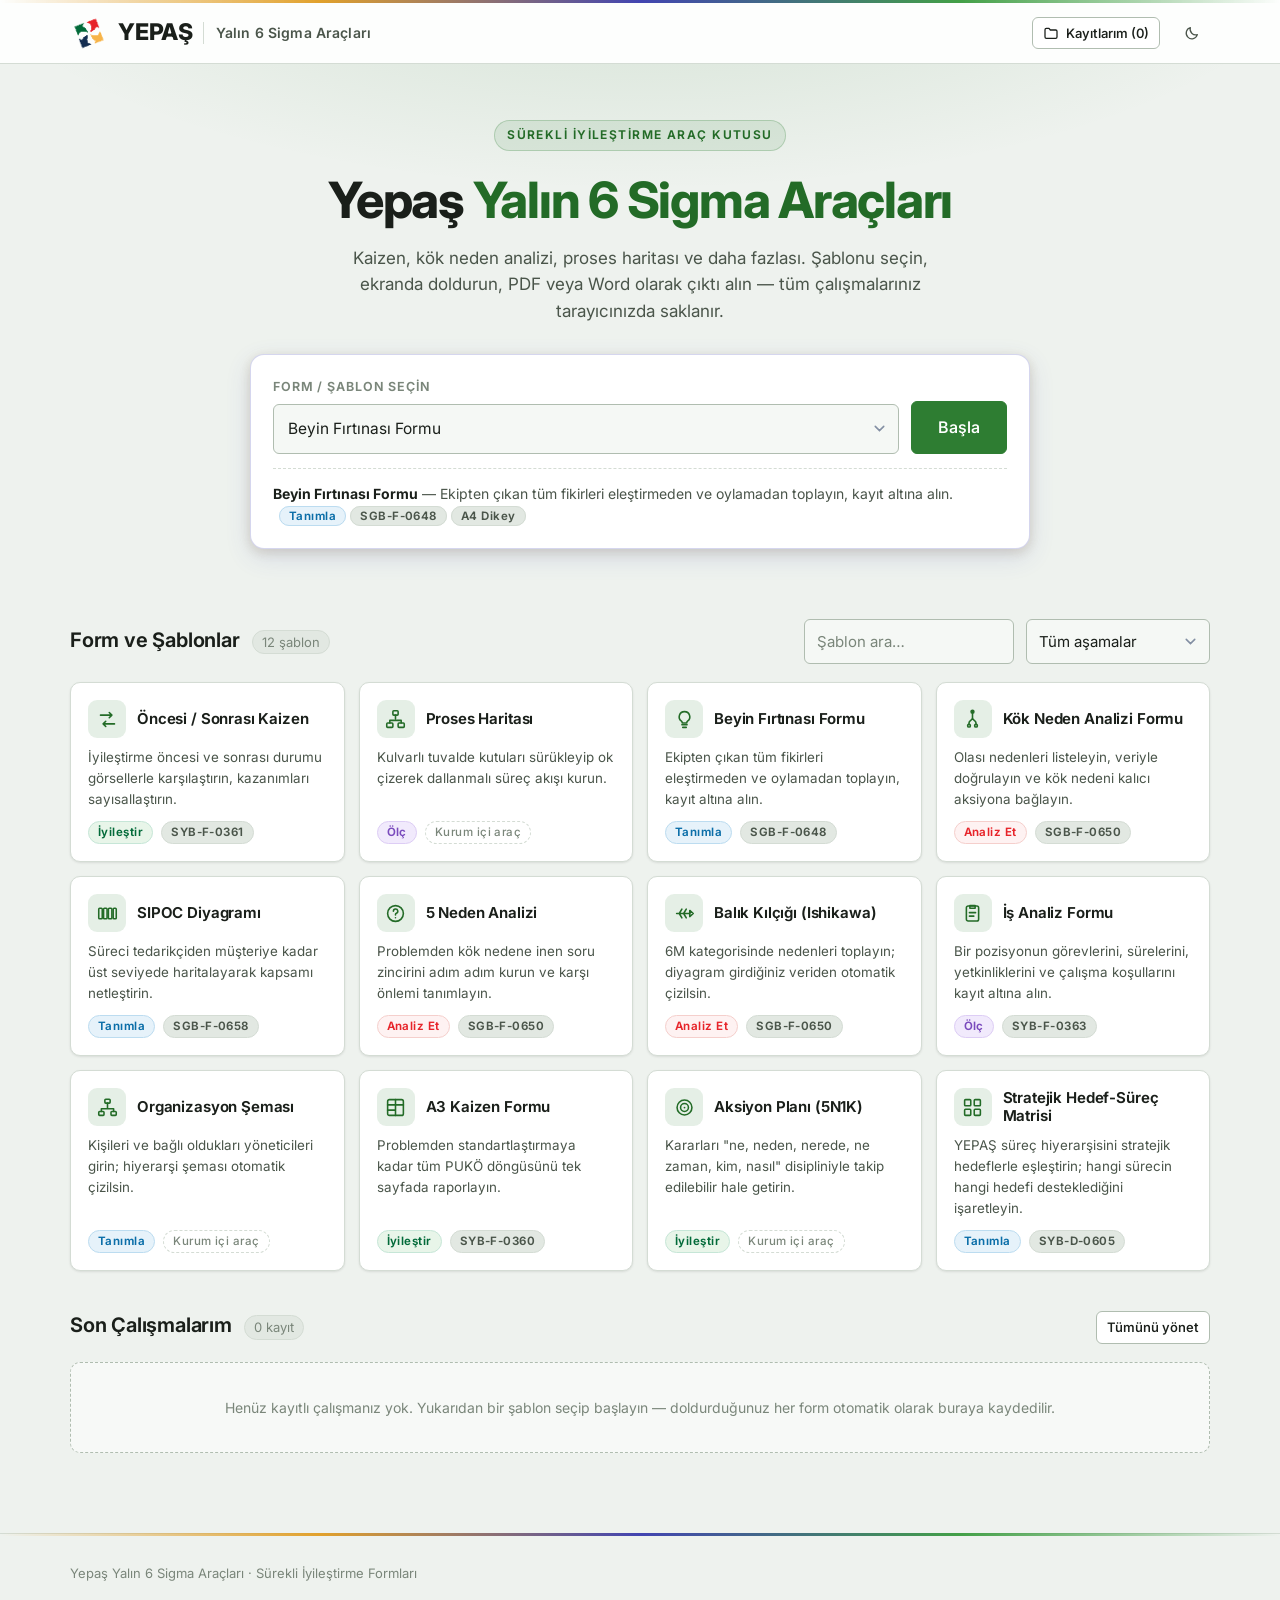
<file: index.html>
<!DOCTYPE html>
<html lang="tr">
<head>
<meta charset="utf-8">
<meta name="viewport" content="width=device-width, initial-scale=1">
<title>Yepaş Yalın 6 Sigma Araçları</title>
<meta name="description" content="Yepaş Yalın 6 Sigma Araçları — form ve şablon merkezi: kaizen, proses haritası, SIPOC, 5 neden, balık kılçığı, A3 ve daha fazlası. Doldur, PDF/Word çıktı al, tarayıcında sakla.">
<meta name="color-scheme" content="light dark">
<link rel="icon" type="image/png" sizes="32x32" href="assets/img/favicon-32.png">
<link rel="icon" href="assets/img/favicon.ico" sizes="any">
<link rel="apple-touch-icon" href="assets/img/apple-touch-icon.png">
<link rel="stylesheet" href="assets/css/main.css">
<link rel="stylesheet" href="assets/css/print.css">
<link rel="preconnect" href="https://fonts.googleapis.com">
<link rel="preconnect" href="https://fonts.gstatic.com" crossorigin>
<link href="https://fonts.googleapis.com/css2?family=Inter:wght@400;500;600;700;800&display=swap" rel="stylesheet">
</head>
<body>

<header class="topbar">
  <div class="wrap topbar-in">
    <a class="brand" href="index.html">
      <img class="brand-icon" id="brand-icon" alt="YEPAŞ">
      <strong class="brand-wordmark">YEPAŞ</strong>
      <span class="brand-name">Yalın 6 Sigma Araçları</span>
    </a>
    <div class="topbar-spacer"></div>
    <button class="btn btn-sm" id="btn-records" type="button"></button>
    <span id="theme-slot"></span>
  </div>
</header>

<main>
  <section class="hero">
    <div class="wrap">
      <span class="hero-eyebrow">Sürekli İyileştirme Araç Kutusu</span>
      <h1>Yepaş <span class="accent">Yalın 6 Sigma Araçları</span></h1>
      <p class="lede">
        Kaizen, kök neden analizi, proses haritası ve daha fazlası.
        Şablonu seçin, ekranda doldurun, PDF veya Word olarak çıktı alın —
        tüm çalışmalarınız tarayıcınızda saklanır.
      </p>

      <div class="picker">
        <div class="picker-row">
          <div class="picker-field">
            <label for="tpl-select">Form / Şablon Seçin</label>
            <select class="ctl ctl-lg" id="tpl-select"></select>
          </div>
          <button class="btn btn-primary btn-lg" id="btn-start" type="button">Başla</button>
        </div>
        <div class="picker-desc" id="picker-desc"></div>
      </div>
    </div>
  </section>

  <section class="section">
    <div class="wrap">
      <div class="section-head">
        <h2>Form ve Şablonlar</h2>
        <span class="count" id="tpl-count"></span>
        <div class="spacer"></div>
        <div class="searchbox">
          <label class="sr-only" for="tpl-search">Şablon ara</label>
          <input class="ctl" id="tpl-search" type="search" placeholder="Şablon ara…" autocomplete="off">
        </div>
        <label class="sr-only" for="phase-filter">DMAIC aşamasına göre filtrele</label>
        <select class="ctl" id="phase-filter" style="width:auto">
          <option value="">Tüm aşamalar</option>
        </select>
      </div>
      <div class="card-grid" id="tpl-grid"></div>
    </div>
  </section>

  <section class="section" style="padding-top:0">
    <div class="wrap">
      <div class="section-head">
        <h2>Son Çalışmalarım</h2>
        <span class="count" id="rec-count"></span>
        <div class="spacer"></div>
        <button class="btn btn-sm" id="btn-manage" type="button">Tümünü yönet</button>
      </div>
      <div id="rec-list"></div>
    </div>
  </section>
</main>

<footer class="footer">
  <div class="wrap footer-in">
    <span>Yepaş Yalın 6 Sigma Araçları · Sürekli İyileştirme Formları</span>
    <div class="topbar-spacer" style="flex:1"></div>
    <span id="usage-note"></span>
  </div>
</footer>

<div id="print-root"></div>

<script src="assets/js/templates.js"></script>
<script src="assets/js/core.js"></script>
<script src="assets/js/brand.js"></script>
<script src="assets/js/diagrams.js"></script>
<script src="assets/js/flowmap.js"></script>
<script src="assets/js/orgchart.js"></script>
<script src="assets/js/render.js"></script>
<script src="assets/js/printdoc.js"></script>
<script src="assets/js/export.js"></script>
<script src="assets/js/app.js"></script>
</body>
</html>
</file>
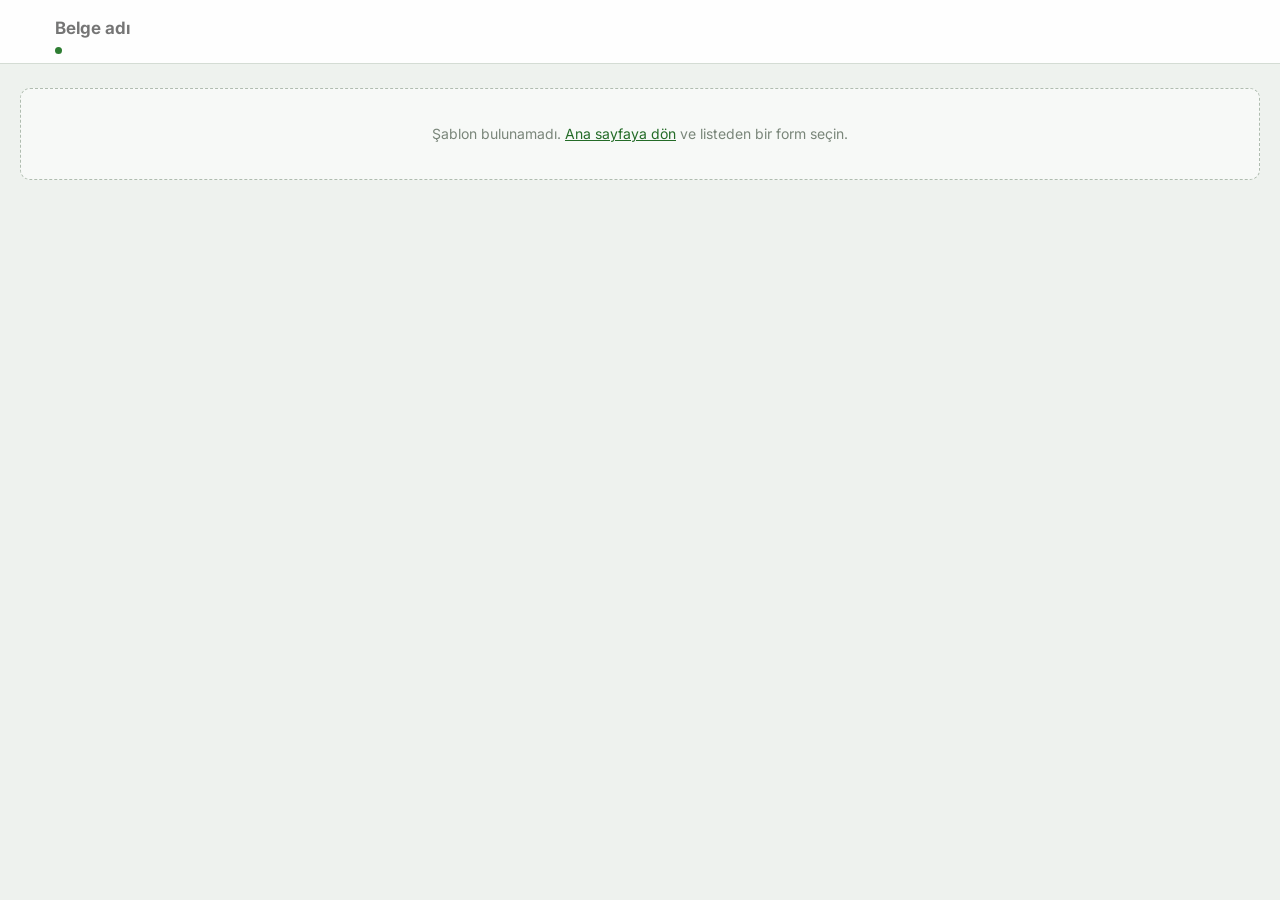
<file: form.html>
<!DOCTYPE html>
<html lang="tr">
<head>
<meta charset="utf-8">
<meta name="viewport" content="width=device-width, initial-scale=1">
<title>Form — Yepaş Yalın 6 Sigma Araçları</title>
<meta name="color-scheme" content="light dark">
<link rel="icon" type="image/png" sizes="32x32" href="assets/img/favicon-32.png">
<link rel="icon" href="assets/img/favicon.ico" sizes="any">
<link rel="apple-touch-icon" href="assets/img/apple-touch-icon.png">
<link rel="stylesheet" href="assets/css/main.css">
<link rel="stylesheet" href="assets/css/print.css">
<link rel="preconnect" href="https://fonts.googleapis.com">
<link rel="preconnect" href="https://fonts.gstatic.com" crossorigin>
<link href="https://fonts.googleapis.com/css2?family=Inter:wght@400;500;600;700;800&display=swap" rel="stylesheet">
</head>
<body>

<header class="form-toolbar">
  <div class="wrap-wide form-toolbar-in">
    <a class="btn btn-ghost btn-icon" href="index.html" title="Ana sayfa" aria-label="Ana sayfa"></a>
    <div class="doc-title-box">
      <label class="sr-only" for="doc-title">Belge adı</label>
      <input class="doc-title" id="doc-title" type="text" placeholder="Belge adı" autocomplete="off">
      <div class="doc-sub"><span class="savedot" id="savedot"></span><span id="save-text"></span></div>
    </div>
    <div class="toolbar-actions" id="toolbar-actions"></div>
  </div>
</header>

<main class="form-body">
  <div class="wrap-wide">
    <div id="form-root"></div>
    <p class="muted tiny" style="margin-top:18px" id="foot-note"></p>
  </div>
</main>

<div id="print-root"></div>

<script src="assets/js/templates.js"></script>
<script src="assets/js/core.js"></script>
<script src="assets/js/brand.js"></script>
<script src="assets/js/diagrams.js"></script>
<script src="assets/js/flowmap.js"></script>
<script src="assets/js/orgchart.js"></script>
<script src="assets/js/render.js"></script>
<script src="assets/js/printdoc.js"></script>
<script src="assets/js/export.js"></script>
<script src="assets/js/form.js"></script>
</body>
</html>
</file>
<file: assets/css/main.css>
/* ==========================================================================
   Yepas Lean 6 Sigma — temel stiller
   Renk paleti Dijital YEPAŞ portalı ve kurumsal form logosundan alınmıştır.
   ========================================================================== */

:root {
  /* --- Zemin --- */
  --bg:            #EEF2EE;
  --bg-elev:       #FFFFFF;
  --bg-sunken:     #E2E8E2;
  --bg-input:      #F5F8F5;

  /* --- Kenarlık --- */
  --border:        #D4DCD4;
  --border-strong: #B0BDB0;

  /* --- Metin --- */
  --text:          #1A1F1A;
  --text-soft:     #4A554A;
  --text-faint:    #7A867A;

  /* --- Kurumsal kimlik ---
     Logo: lacivert #142E51, yeşil #026A39, sarı #F7B449, kırmızı #E7242A.
     Birincil aksiyon rengi Dijital YEPAŞ portalıyla aynı yeşildir. */
  --brand:         #2E7D32;
  --brand-2:       #236B27;
  --brand-ink:     #FFFFFF;
  --brand-soft:    #E8F5E9;
  --navy:          #142E51;

  /* --- Vurgu --- */
  --accent:        #F7B449;
  --accent-soft:   #FEF3C7;

  /* --- Durum --- */
  --ok:            #2E7D32;
  --ok-soft:       #E8F5E9;
  --warn:          #B8860B;
  --danger:        #E7242A;
  --danger-soft:   #FEF2F2;
  --info:          #2563EB;
  --info-soft:     #EFF6FF;

  /* --- C, N, X sınıflandırması (SGB-F-0650) --- */
  --cnx-c:         #026A39;
  --cnx-n:         #F7B449;
  --cnx-x:         #E7242A;

  /* --- Efektler --- */
  --ring:          rgba(46, 125, 50, .28);
  --shadow-sm:     0 1px 3px rgba(0, 0, 0, .06), 0 1px 2px rgba(0, 0, 0, .04);
  --shadow-md:     0 4px 12px rgba(0, 0, 0, .07);
  --shadow-lg:     0 8px 30px rgba(0, 0, 0, .10);

  /* --- İmza aksan gradyanı (Dijital YEPAŞ portalı) ---
     Amber #E1A12C, indigo #4245B1, yeşil #43A047. Yalnızca dekoratif
     çizgiler / yumuşak zeminlerde kullanılır — fonksiyonel renkler
     (marka yeşili, uyarı, tehlike) değişmez. */
  --indigo:            #4245B1;
  --accent-line:       linear-gradient(90deg, transparent, #E1A12C, var(--indigo), #43A047, transparent);
  --accent-grad-soft:  linear-gradient(135deg, rgba(225, 161, 44, .13) 0%, rgba(66, 69, 177, .11) 45%, rgba(67, 160, 71, .13) 100%);
  --accent-border:     rgba(66, 69, 177, .22);
  --accent-glow:       0 8px 26px rgba(66, 69, 177, .14), 0 3px 12px rgba(225, 161, 44, .12);

  /* --- Ölçüler --- */
  --r-sm: 6px;
  --r-md: 10px;
  --r-lg: 14px;
  --maxw: 1180px;

  /* --- Tipografi --- */
  --font: "Inter", -apple-system, BlinkMacSystemFont, "Segoe UI", Roboto, Arial, sans-serif;
  --mono: "SFMono-Regular", Consolas, "Liberation Mono", Menlo, monospace;
}

html[data-theme="dark"] {
  --bg:            #131A13;
  --bg-elev:       #1E271E;
  --bg-sunken:     #1A231A;
  --bg-input:      #222D22;
  --border:        #2E3E2E;
  --border-strong: #3A4E3A;
  --text:          #E8EDE8;
  --text-soft:     #B0BDB0;
  --text-faint:    #7A8C7A;
  --brand:         #4CAF50;
  --brand-2:       #66BB6A;
  --brand-ink:     #0C1A0C;
  --brand-soft:    rgba(76, 175, 80, .12);
  --navy:          #8FB2E0;
  --accent:        #FBBF24;
  --accent-soft:   rgba(251, 191, 36, .12);
  --ok:            #4CAF50;
  --ok-soft:       rgba(76, 175, 80, .12);
  --warn:          #FBBF24;
  --danger:        #EF4444;
  --danger-soft:   rgba(239, 68, 68, .12);
  --info:          #60A5FA;
  --info-soft:     rgba(96, 165, 250, .12);
  --cnx-c:         #4CAF50;
  --cnx-n:         #FBBF24;
  --cnx-x:         #EF4444;
  --ring:          rgba(76, 175, 80, .35);
  --shadow-sm:     0 1px 3px rgba(0, 0, 0, .2);
  --shadow-md:     0 4px 12px rgba(0, 0, 0, .3);
  --shadow-lg:     0 8px 30px rgba(0, 0, 0, .4);

  --indigo:            #7A7DE0;
  --accent-line:       linear-gradient(90deg, transparent, #F0B94A, var(--indigo), #4CAF50, transparent);
  --accent-grad-soft:  linear-gradient(135deg, rgba(240, 185, 74, .14) 0%, rgba(122, 125, 224, .13) 45%, rgba(76, 175, 80, .14) 100%);
  --accent-border:     rgba(122, 125, 224, .30);
  --accent-glow:       0 8px 26px rgba(122, 125, 224, .22), 0 3px 12px rgba(240, 185, 74, .16);
}

* { box-sizing: border-box; }

html { -webkit-text-size-adjust: 100%; }

body {
  margin: 0;
  font-family: var(--font);
  font-size: 15px;
  line-height: 1.55;
  color: var(--text);
  background: var(--bg);
  -webkit-font-smoothing: antialiased;
}

h1, h2, h3, h4 { margin: 0; line-height: 1.25; font-weight: 650; letter-spacing: -.01em; }

a { color: var(--brand-2); }

button, input, select, textarea { font: inherit; color: inherit; }

/* ---------- Yerleşim ---------- */

.wrap { max-width: var(--maxw); margin: 0 auto; padding: 0 20px; }
.wrap-wide { max-width: 1420px; margin: 0 auto; padding: 0 20px; }

/* ---------- Üst çubuk ---------- */

.topbar {
  position: sticky; top: 0; z-index: 40;
  padding-top: 3px;
  background: color-mix(in srgb, var(--bg-elev) 88%, transparent);
  backdrop-filter: saturate(1.4) blur(10px);
  border-bottom: 1px solid var(--border);
}
.topbar-in {
  display: flex; align-items: center; gap: 14px;
  height: 60px;
}
.brand { display: flex; align-items: center; gap: 10px; text-decoration: none; color: inherit; }

/* Renkli simge + "YEPAŞ" metni — açık ve koyu temada aynı, tema rengine göre
   otomatik okunaklı (lacivert tam logo koyu zeminde okunaksız kalıyordu). */
.brand-icon { height: 38px; width: auto; flex: none; display: block; }
.brand-wordmark { font-size: 23px; font-weight: 800; color: var(--text); letter-spacing: -.01em; }

.brand-name {
  font-weight: 600; font-size: 14px; color: var(--text-soft);
  padding-left: 12px; border-left: 1px solid var(--border);
  letter-spacing: .01em;
}

/* Portaldaki üst aksan şeridi */
.topbar::before {
  content: ""; position: absolute; top: 0; left: 0; right: 0; height: 3px;
  background: var(--accent-line);
}
.topbar-spacer { flex: 1; }

/* ---------- Butonlar ---------- */

.btn {
  display: inline-flex; align-items: center; justify-content: center; gap: 7px;
  padding: 9px 15px;
  border: 1px solid var(--border-strong);
  background: var(--bg-elev);
  color: var(--text);
  border-radius: var(--r-sm);
  font-size: 14px; font-weight: 550;
  cursor: pointer;
  white-space: nowrap;
  transition: background .15s, border-color .15s, transform .05s;
}
.btn:hover { background: var(--bg-sunken); border-color: var(--text-faint); }
.btn:active { transform: translateY(1px); }
.btn:focus-visible { outline: 3px solid var(--ring); outline-offset: 1px; }
.btn[disabled] { opacity: .5; cursor: not-allowed; }

.btn-primary {
  background: var(--brand); border-color: var(--brand); color: var(--brand-ink);
}
.btn-primary:hover { background: var(--brand-2); border-color: var(--brand-2); box-shadow: var(--accent-glow); }

.btn-accent { background: var(--accent); border-color: var(--accent); color: #2a1a05; }
.btn-accent:hover { filter: brightness(1.06); background: var(--accent); }

.btn-ghost { background: transparent; border-color: transparent; color: var(--text-soft); }
.btn-ghost:hover { background: var(--bg-sunken); color: var(--text); }

.btn-danger { color: var(--danger); border-color: color-mix(in srgb, var(--danger) 40%, var(--border)); }
.btn-danger:hover { background: var(--danger-soft); }

.btn-sm { padding: 5px 10px; font-size: 13px; }
.btn-lg { padding: 13px 26px; font-size: 16px; }
.btn-icon { padding: 8px; width: 36px; height: 36px; }

.btn svg { width: 16px; height: 16px; flex: none; }

/* ---------- Hero ---------- */

.hero {
  padding: 56px 0 30px;
  background:
    radial-gradient(1000px 380px at 50% -140px, color-mix(in srgb, var(--brand) 16%, transparent), transparent 70%);
  text-align: center;
}
.hero-eyebrow {
  display: inline-flex; align-items: center; gap: 8px;
  font-size: 12px; font-weight: 650; letter-spacing: .12em; text-transform: uppercase;
  color: var(--brand-2);
  background: color-mix(in srgb, var(--brand) 10%, transparent);
  border: 1px solid color-mix(in srgb, var(--brand) 24%, transparent);
  padding: 5px 12px; border-radius: 999px;
  margin-bottom: 18px;
}
.hero h1 {
  font-size: clamp(30px, 5.2vw, 50px);
  font-weight: 760;
  letter-spacing: -.025em;
}
.hero h1 .accent { color: var(--brand-2); }
.hero p.lede {
  margin: 14px auto 0; max-width: 620px;
  font-size: 17px; color: var(--text-soft);
}

/* ---------- Seçim kartı ---------- */

.picker {
  margin: 30px auto 0;
  max-width: 780px;
  background: var(--bg-elev);
  border: 1px solid var(--accent-border);
  border-radius: var(--r-lg);
  box-shadow: var(--shadow-md), var(--accent-glow);
  padding: 22px;
  text-align: left;
}
.picker-row { display: flex; gap: 12px; align-items: flex-end; flex-wrap: wrap; }
.picker-field { flex: 1 1 340px; min-width: 0; }
.picker label {
  display: block; font-size: 12.5px; font-weight: 650;
  text-transform: uppercase; letter-spacing: .07em;
  color: var(--text-faint); margin-bottom: 7px;
}
.picker-desc {
  margin-top: 14px; padding-top: 14px;
  border-top: 1px dashed var(--border);
  font-size: 14px; color: var(--text-soft);
  min-height: 20px;
}
.picker-desc strong { color: var(--text); }

/* ---------- Form kontrolleri ---------- */

.ctl {
  width: 100%;
  padding: 10px 12px;
  border: 1px solid var(--border-strong);
  border-radius: var(--r-sm);
  background: var(--bg-input);
  color: var(--text);
  transition: border-color .15s, box-shadow .15s;
}
.ctl:focus { outline: none; border-color: var(--brand-2); box-shadow: 0 0 0 3px var(--ring); }
.ctl::placeholder { color: var(--text-faint); }
select.ctl {
  appearance: none;
  background-image: url("data:image/svg+xml,%3Csvg xmlns='http://www.w3.org/2000/svg' viewBox='0 0 24 24' fill='none' stroke='%23838fa3' stroke-width='2.2' stroke-linecap='round'%3E%3Cpath d='M6 9l6 6 6-6'/%3E%3C/svg%3E");
  background-repeat: no-repeat;
  background-position: right 10px center;
  background-size: 17px;
  padding-right: 34px;
  cursor: pointer;
}
select.ctl-lg, input.ctl-lg { padding: 12px 14px; font-size: 15.5px; }
textarea.ctl { resize: vertical; min-height: 76px; line-height: 1.5; }

/* ---------- Bölüm başlığı ---------- */

.section { padding: 40px 0; }
.section-head { display: flex; align-items: baseline; gap: 12px; margin-bottom: 18px; flex-wrap: wrap; }
.section-head h2 { font-size: 20px; }
.section-head .count {
  font-size: 13px; color: var(--text-faint);
  background: var(--bg-sunken); border: 1px solid var(--border);
  padding: 1px 9px; border-radius: 999px;
}
.section-head .spacer { flex: 1; }

/* ---------- Şablon kartları ---------- */

.card-grid {
  display: grid; gap: 14px;
  grid-template-columns: repeat(auto-fill, minmax(268px, 1fr));
}
.tcard {
  display: flex; flex-direction: column; gap: 9px;
  padding: 17px;
  background: var(--bg-elev);
  border: 1px solid var(--border);
  border-radius: var(--r-md);
  box-shadow: var(--shadow-sm);
  text-decoration: none; color: inherit;
  transition: border-color .15s, box-shadow .15s, transform .15s;
}
.tcard:hover {
  border-color: var(--brand-2);
  box-shadow: var(--shadow-md), var(--accent-glow);
  transform: translateY(-2px);
}
.tcard-top { display: flex; align-items: center; gap: 11px; }
.tcard-ico {
  width: 38px; height: 38px; flex: none;
  display: grid; place-items: center;
  border-radius: 9px;
  background: color-mix(in srgb, var(--brand) 12%, transparent);
  color: var(--brand-2);
}
.tcard-ico svg { width: 21px; height: 21px; }
.tcard h3 { font-size: 15px; }
.tcard p { margin: 0; font-size: 13.4px; color: var(--text-soft); flex: 1; }
.tcard-foot { display: flex; align-items: center; gap: 8px; margin-top: 2px; }

.searchbox { position: relative; }
.searchbox .ctl { width: 210px; padding-left: 12px; }
@media (max-width: 620px) { .searchbox .ctl { width: 100%; } }

.progress-chip {
  display: inline-flex; align-items: center; gap: 7px;
  font-size: 12px; color: var(--text-faint);
}
.progress-bar {
  width: 60px; height: 5px; border-radius: 3px;
  background: var(--bg-sunken); overflow: hidden; flex: none;
}
.progress-bar > i { display: block; height: 100%; background: var(--brand-2); transition: width .3s; }

.pill {
  font-size: 11.5px; font-weight: 650; letter-spacing: .04em;
  padding: 2px 9px; border-radius: 999px;
  border: 1px solid var(--border);
  background: var(--bg-sunken); color: var(--text-soft);
}
.pill-soft {
  background: transparent; border-style: dashed;
  color: var(--text-faint); font-weight: 500;
}
.pill-D { color: #0b6ea8; background: #e6f2fa; border-color: #bcdcf0; }
.pill-M { color: #7a4bbd; background: #f1eafc; border-color: #ddcdf5; }
.pill-A { color: #E7242A; background: var(--danger-soft); border-color: #f5cfcc; }
.pill-I { color: #026A39; background: var(--ok-soft); border-color: #c6e6d7; }
.pill-C { color: #8a5a00; background: var(--accent-soft); border-color: #f3ddba; }
html[data-theme="dark"] .pill-D { color: #7cc3ec; background: #10293a; border-color: #1d4359; }
html[data-theme="dark"] .pill-M { color: #c3a6f0; background: #241a38; border-color: #3b2c58; }
html[data-theme="dark"] .pill-A { color: #f0a29a; background: #331a18; border-color: #542925; }
html[data-theme="dark"] .pill-I { color: #6fd3a2; background: #11291f; border-color: #1e4534; }
html[data-theme="dark"] .pill-C { color: #eab765; background: #2f2412; border-color: #4d3a17; }

/* ---------- Kayıt listesi ---------- */

.rec-list { display: flex; flex-direction: column; gap: 8px; }
.rec {
  display: flex; align-items: center; gap: 13px;
  padding: 12px 15px;
  background: var(--bg-elev);
  border: 1px solid var(--border);
  border-radius: var(--r-md);
  transition: border-color .15s;
}
.rec:hover { border-color: var(--border-strong); }
.rec-ico {
  width: 32px; height: 32px; flex: none; display: grid; place-items: center;
  border-radius: 8px; background: var(--bg-sunken); color: var(--text-soft);
}
.rec-ico svg { width: 18px; height: 18px; }
.rec-main { flex: 1; min-width: 0; }
.rec-title {
  font-weight: 600; font-size: 14.5px;
  white-space: nowrap; overflow: hidden; text-overflow: ellipsis;
}
.rec-meta { font-size: 12.5px; color: var(--text-faint); }
.rec-actions { display: flex; gap: 6px; flex: none; }

.empty {
  padding: 34px 20px; text-align: center;
  border: 1px dashed var(--border-strong); border-radius: var(--r-md);
  color: var(--text-faint); font-size: 14px;
  background: color-mix(in srgb, var(--bg-elev) 55%, transparent);
}

/* ---------- Alt bilgi ---------- */

.footer {
  position: relative;
  margin-top: 40px; padding: 29px 0 40px;
  border-top: 1px solid var(--border);
  color: var(--text-faint); font-size: 13px;
}
.footer::before {
  content: ""; position: absolute; top: -1px; left: 0; right: 0; height: 3px;
  background: var(--accent-line);
}
.footer-in { display: flex; gap: 14px; align-items: center; flex-wrap: wrap; }

/* ==========================================================================
   Form sayfası
   ========================================================================== */

.form-toolbar {
  position: sticky; top: 0; z-index: 40;
  background: color-mix(in srgb, var(--bg-elev) 92%, transparent);
  backdrop-filter: saturate(1.4) blur(10px);
  border-bottom: 1px solid var(--border);
}
.form-toolbar-in {
  display: flex; align-items: center; gap: 10px;
  min-height: 62px; padding: 9px 0; flex-wrap: wrap;
}
.doc-title-box { flex: 1 1 240px; min-width: 0; }
.doc-title {
  width: 100%; border: 1px solid transparent; background: transparent;
  font-size: 17px; font-weight: 680; letter-spacing: -.01em;
  padding: 5px 8px; border-radius: var(--r-sm);
}
.doc-title:hover { border-color: var(--border); }
.doc-title:focus { outline: none; border-color: var(--brand-2); background: var(--bg-input); box-shadow: 0 0 0 3px var(--ring); }
.doc-sub { font-size: 12px; color: var(--text-faint); padding-left: 9px; display: flex; gap: 8px; align-items: center; }

.savedot { width: 7px; height: 7px; border-radius: 50%; background: var(--ok); flex: none; }
.savedot.pending { background: var(--warn); }
.savedot.err { background: var(--danger); }

.toolbar-actions { display: flex; gap: 8px; flex-wrap: wrap; }

.form-body { padding: 24px 0 60px; }

.fsection {
  background: var(--bg-elev);
  border: 1px solid var(--border);
  border-radius: var(--r-md);
  box-shadow: var(--shadow-sm);
  margin-bottom: 16px;
  overflow: hidden;
}
.fsection-head {
  display: flex; align-items: center; gap: 11px;
  padding: 13px 18px;
  background: var(--accent-grad-soft);
  border-bottom: 1px solid var(--border);
}
.fsection-num {
  width: 24px; height: 24px; flex: none; display: grid; place-items: center;
  border-radius: 6px; background: var(--brand); color: var(--brand-ink);
  font-size: 12.5px; font-weight: 700;
}
.fsection-head h2 { font-size: 15.5px; flex: 1; }
.fsection-body { padding: 18px; }
.fsection-hint {
  margin: -6px 0 14px; font-size: 13px; color: var(--text-soft);
  background: var(--accent-soft); border-left: 3px solid var(--accent);
  padding: 9px 12px; border-radius: 0 var(--r-sm) var(--r-sm) 0;
}
html[data-theme="dark"] .fsection-hint { color: var(--text-soft); }

.fgrid { display: grid; grid-template-columns: repeat(12, 1fr); gap: 14px; }
.f-full  { grid-column: span 12; }
.f-half  { grid-column: span 6; }
.f-third { grid-column: span 4; }
.f-two-thirds { grid-column: span 8; }
.f-quarter { grid-column: span 3; }
@media (max-width: 760px) {
  .f-half, .f-third, .f-two-thirds, .f-quarter { grid-column: span 12; }
}

.field > label, .field-label {
  display: block; font-size: 12.5px; font-weight: 650;
  color: var(--text-soft); margin-bottom: 6px;
}
.field-req { color: var(--danger); }
.field-help { font-size: 12px; color: var(--text-faint); margin-top: 5px; }

/* ---------- Düzenlenebilir tablo ---------- */

.tbl-wrap {
  border: 1px solid var(--border); border-radius: var(--r-sm);
  overflow-x: auto; background: var(--bg-input);
}
table.etbl { width: 100%; border-collapse: collapse; min-width: 560px; }
table.etbl th {
  text-align: left; font-size: 12px; font-weight: 650;
  text-transform: uppercase; letter-spacing: .05em;
  color: var(--text-soft);
  background: var(--bg-sunken);
  padding: 8px 10px;
  border-bottom: 1px solid var(--border);
  white-space: nowrap;
}
table.etbl td { padding: 0; border-bottom: 1px solid var(--border); vertical-align: top; }
table.etbl tr:last-child td { border-bottom: none; }
table.etbl td input, table.etbl td textarea, table.etbl td select {
  width: 100%; border: none; background: transparent; padding: 9px 10px;
  border-radius: 0; font-size: 14px;
}
table.etbl td textarea { resize: vertical; min-height: 38px; line-height: 1.45; }
table.etbl td input:focus, table.etbl td textarea:focus, table.etbl td select:focus {
  outline: 2px solid var(--brand-2); outline-offset: -2px;
  background: color-mix(in srgb, var(--brand) 5%, var(--bg-input));
}
table.etbl td.rowno {
  width: 34px; text-align: center; padding: 9px 4px;
  color: var(--text-faint); font-size: 12.5px; background: var(--bg-sunken);
}
table.etbl td.rowact { width: 38px; text-align: center; padding: 4px; background: var(--bg-sunken); }
.rowdel {
  border: none; background: transparent; color: var(--text-faint);
  cursor: pointer; padding: 5px; border-radius: 5px; line-height: 0;
}
.rowdel:hover { background: var(--danger-soft); color: var(--danger); }
.rowdel svg { width: 15px; height: 15px; }
.tbl-actions { display: flex; gap: 8px; margin-top: 9px; align-items: center; flex-wrap: wrap; }

/* ---------- Stratejik Hedef-Süreç Matrisi ---------- */

.sm-wrap { max-height: 72vh; overflow: auto; }
table.sm-tbl { min-width: 900px; }
table.sm-tbl th { position: sticky; top: 0; z-index: 2; vertical-align: bottom; white-space: normal; }
table.sm-tbl td.sm-grup, table.sm-tbl td.sm-ust, table.sm-tbl td.sm-alt {
  padding: 7px 10px; font-size: 13px; vertical-align: middle;
  border-right: 1px solid var(--border); background: var(--bg-elev);
}
table.sm-tbl td.sm-grup { font-weight: 700; background: var(--bg-sunken); position: sticky; left: 0; z-index: 1; }
table.sm-tbl td.sm-ust { font-weight: 600; color: var(--text-soft); }
.sm-colhead-top { display: flex; align-items: center; gap: 4px; }
.sm-persp {
  flex: none; width: 22px; height: 22px; border-radius: 5px; border: none;
  color: #fff; font-size: 11px; font-weight: 700; cursor: pointer;
}
.sm-code { width: 84px; min-width: 0; text-transform: none; letter-spacing: 0; font-weight: 600; }
table.sm-tbl td.sm-mark { text-align: center; padding: 7px 4px; }
table.sm-tbl td.sm-mark input { width: 17px; height: 17px; cursor: pointer; }

/* ---------- Öncesi / Sonrası ---------- */

.pairgrid { display: grid; grid-template-columns: 1fr 1fr; gap: 16px; }
@media (max-width: 760px) { .pairgrid { grid-template-columns: 1fr; } }
.pairbox { border: 1px solid var(--border); border-radius: var(--r-md); overflow: hidden; }
.pairbox-head {
  padding: 8px 13px; font-weight: 680; font-size: 13.5px;
  display: flex; align-items: center; gap: 8px;
}
.pairbox.before .pairbox-head { background: var(--danger-soft); color: var(--danger); }
.pairbox.after  .pairbox-head { background: var(--ok-soft); color: var(--ok); }
.pairbox-body { padding: 13px; }
.dropzone {
  position: relative;
  border: 2px dashed var(--border-strong); border-radius: var(--r-sm);
  min-height: 168px;
  display: grid; place-items: center;
  text-align: center; color: var(--text-faint); font-size: 13px;
  cursor: pointer; padding: 14px;
  background: var(--bg-sunken);
  transition: border-color .15s, background .15s;
}
.dropzone:hover, .dropzone.dragover { border-color: var(--brand-2); background: color-mix(in srgb, var(--brand) 7%, var(--bg-sunken)); color: var(--brand-2); }
.dropzone img { max-width: 100%; max-height: 260px; border-radius: 4px; display: block; }
.dropzone input[type=file] { display: none; }
.dropzone svg { width: 26px; height: 26px; display: block; margin: 0 auto 7px; }
.img-tools { display: flex; gap: 7px; margin-top: 8px; }

/* ---------- 5 Neden zinciri ---------- */

.whychain { display: flex; flex-direction: column; gap: 0; }
.whyrow { display: flex; gap: 13px; align-items: flex-start; padding-bottom: 14px; position: relative; }
.whyrow:not(:last-child)::before {
  content: ""; position: absolute; left: 17px; top: 38px; bottom: 0;
  width: 2px; background: var(--border-strong);
}
.whybadge {
  width: 36px; height: 36px; flex: none; display: grid; place-items: center;
  border-radius: 50%; font-weight: 700; font-size: 13px;
  background: var(--brand); color: var(--brand-ink);
  border: 3px solid var(--bg-elev);
  position: relative; z-index: 1;
}
.whyrow.root .whybadge { background: var(--danger); }
.whybody { flex: 1; min-width: 0; }
.whybody .field-label { margin-bottom: 4px; }

/* ---------- Balık kılçığı girişleri ---------- */

.fishgrid { display: grid; grid-template-columns: repeat(3, 1fr); gap: 13px; }
@media (max-width: 980px) { .fishgrid { grid-template-columns: repeat(2, 1fr); } }
@media (max-width: 620px) { .fishgrid { grid-template-columns: 1fr; } }
.fishcat { border: 1px solid var(--border); border-radius: var(--r-sm); overflow: hidden; }
.fishcat-head {
  padding: 7px 11px; font-size: 13px; font-weight: 680;
  background: var(--bg-sunken); border-bottom: 1px solid var(--border);
  display: flex; align-items: center; gap: 7px;
}
.fishcat-dot { width: 9px; height: 9px; border-radius: 50%; flex: none; }
.fishcat-body { padding: 9px; display: flex; flex-direction: column; gap: 6px; }
.causerow { display: flex; gap: 5px; align-items: center; }
.causerow input { flex: 1; padding: 7px 9px; font-size: 13.5px; }

/* ---------- CNX ---------- */

.cnx-legend {
  display: flex; flex-wrap: wrap; gap: 8px 18px; align-items: center;
  font-size: 13px; color: var(--text-soft);
}
.cnx-legend-title {
  font-size: 12px; font-weight: 700; letter-spacing: .06em; text-transform: uppercase;
  color: var(--text-faint);
}
.cnx-item { display: inline-flex; align-items: center; gap: 7px; }
.cnx-item b {
  width: 19px; height: 19px; flex: none;
  display: inline-grid; place-items: center;
  border-radius: 50%; color: #fff; font-size: 11.5px; font-weight: 700;
}
.cnx-item strong { color: var(--text); }

.cnx-pick { display: inline-flex; gap: 3px; flex: none; }
.cnx-btn {
  width: 25px; height: 25px; flex: none;
  border: 1px solid var(--border-strong);
  background: var(--bg-elev);
  color: var(--text-faint);
  border-radius: 50%;
  font-size: 11.5px; font-weight: 700; line-height: 1;
  cursor: pointer; padding: 0;
  transition: background .12s, color .12s, border-color .12s;
}
.cnx-btn:hover { border-color: var(--cnx); color: var(--cnx); }
.cnx-btn.is-on {
  background: var(--cnx); border-color: var(--cnx); color: #fff;
}
.cnx-btn:focus-visible { outline: 2px solid var(--ring); outline-offset: 1px; }
.cnx-pick.compact .cnx-btn { width: 22px; height: 22px; font-size: 10.5px; }

table.etbl td.cnxcell { padding: 5px 8px; white-space: nowrap; background: var(--bg-sunken); }
table.etbl td input.calc {
  background: var(--bg-sunken); color: var(--text-soft); font-weight: 600; cursor: default;
}

.why-ev { margin-top: 6px; font-size: 13.5px; }
.why-root-head { display: flex; align-items: center; gap: 10px; margin: 18px 0 6px; flex-wrap: wrap; }

/* ---------- Proses haritası editörü ---------- */

.fm-editor { display: flex; flex-direction: column; gap: 10px; }

.fm-toolbar {
  display: flex; align-items: center; gap: 10px; flex-wrap: wrap;
  padding: 10px 12px;
  background: var(--bg-sunken); border: 1px solid var(--border); border-radius: var(--r-sm);
}
.fm-add { display: flex; align-items: center; gap: 6px; flex-wrap: wrap; }
.fm-add-label {
  font-size: 12px; font-weight: 700; letter-spacing: .05em; text-transform: uppercase;
  color: var(--text-faint); margin-right: 2px;
}
.fm-chip {
  display: inline-flex; align-items: center; gap: 6px;
  padding: 5px 10px 5px 7px;
  border: 1px solid var(--border-strong); border-radius: 999px;
  background: var(--bg-elev); color: var(--text-soft);
  font-size: 12.5px; font-weight: 550; cursor: pointer;
  transition: border-color .15s, color .15s, background .15s;
}
.fm-chip:hover { border-color: var(--brand-2); color: var(--brand-2); background: var(--bg-elev); }
.fm-chip-ico { display: inline-flex; color: inherit; }

.fm-toolbar2 { display: flex; align-items: center; gap: 8px; flex-wrap: wrap; }
.fm-zoom { font-size: 12.5px; color: var(--text-soft); min-width: 44px; text-align: center; }

.fm-hint {
  font-size: 12.8px; color: var(--text-soft); line-height: 1.5;
  background: var(--accent-soft); border-left: 3px solid var(--accent);
  padding: 9px 12px; border-radius: 0 var(--r-sm) var(--r-sm) 0;
}
.fm-hint strong { color: var(--text); }

.fm-stage {
  border: 1px solid var(--border-strong); border-radius: var(--r-sm);
  background: var(--bg-sunken);
  overflow: auto; max-height: 74vh;
  position: relative;
}
.fm-stage .fm-svg { box-shadow: 0 1px 3px rgba(16, 30, 54, .12); }
.fm-stage:focus { outline: 2px solid var(--ring); outline-offset: -2px; }
.fm-svg { display: block; touch-action: none; user-select: none; }

.fm-node { cursor: grab; }
.fm-node:active { cursor: grabbing; }
.fm-node.is-target > :first-child { stroke: #026A39 !important; stroke-width: 3 !important; }
.fm-port {
  fill: #ffffff; stroke: #2E7D32; stroke-width: 1.6;
  opacity: 0; cursor: crosshair; transition: opacity .12s;
}
.fm-node:hover .fm-port, .fm-node.is-sel .fm-port { opacity: 1; }
.fm-edge-hit { cursor: pointer; }
.fm-lane-head { cursor: pointer; }
.fm-lane-resize { cursor: ns-resize; }

.fm-lanes-panel, .fm-props {
  border: 1px solid var(--border); border-radius: var(--r-sm);
  background: var(--bg-elev); padding: 12px;
}
.fm-panel-title {
  font-size: 12px; font-weight: 700; letter-spacing: .06em; text-transform: uppercase;
  color: var(--text-faint); margin-bottom: 9px;
}
.fm-lane-rows { display: flex; flex-direction: column; gap: 7px; }
.fm-lane-row {
  display: flex; align-items: center; gap: 7px;
  padding: 5px; border-radius: var(--r-sm);
}
.fm-lane-row.is-sel { background: color-mix(in srgb, var(--brand) 10%, transparent); }
.fm-lane-n {
  width: 22px; height: 22px; flex: none; display: grid; place-items: center;
  border-radius: 5px; background: var(--brand); color: var(--brand-ink);
  font-size: 11.5px; font-weight: 700;
}
.fm-lane-row .rowdel[disabled] { opacity: .3; cursor: not-allowed; }
.fm-lane-row-head { padding: 0 5px; }
.fm-lane-row-head .fm-lane-h-lab { width: 74px; flex: none; text-align: center; }
.fm-lane-h { width: 74px; flex: none; text-align: center; padding: 6px 4px; }

.fm-props-empty { font-size: 13.5px; color: var(--text-faint); padding: 6px 2px; }
.fm-props-path { font-size: 13px; color: var(--text-soft); margin-bottom: 10px; }
.fm-props-grid {
  display: grid; gap: 12px;
  grid-template-columns: repeat(auto-fit, minmax(190px, 1fr));
}
.fm-field { min-width: 0; }
.fm-field .field-label { margin-bottom: 5px; }
.fm-quick { display: flex; gap: 5px; margin-top: 7px; flex-wrap: wrap; }
.fm-props-actions { display: flex; gap: 8px; margin-top: 14px; flex-wrap: wrap; }
.fm-metrics { font-size: 13px; }

/* ---------- SIPOC ---------- */

.sipoc-grid { display: grid; grid-template-columns: repeat(5, 1fr); gap: 10px; }
@media (max-width: 980px) { .sipoc-grid { grid-template-columns: repeat(2, 1fr); } }
@media (max-width: 560px) { .sipoc-grid { grid-template-columns: 1fr; } }
.sipoc-col { border: 1px solid var(--border); border-radius: var(--r-sm); overflow: hidden; display: flex; flex-direction: column; }
.sipoc-head {
  padding: 9px 10px; text-align: center;
  background: var(--brand); color: var(--brand-ink);
}
.sipoc-letter { font-size: 20px; font-weight: 780; line-height: 1; }
.sipoc-word { font-size: 11.5px; opacity: .85; letter-spacing: .04em; }
.sipoc-body { padding: 9px; display: flex; flex-direction: column; gap: 6px; flex: 1; }

/* ---------- Organizasyon şeması editörü ---------- */

.oc-node { cursor: grab; }
.oc-node:active { cursor: grabbing; }

/* ---------- Diyagram önizleme ---------- */

.diagram-preview {
  margin-top: 14px;
  border: 1px solid var(--border); border-radius: var(--r-sm);
  background: #ffffff;
  padding: 10px; overflow-x: auto;
}
html[data-theme="dark"] .diagram-preview { background: #f7f9fb; }
.diagram-preview svg { display: block; margin: 0 auto; max-width: 100%; height: auto; }
.diagram-label {
  font-size: 12px; font-weight: 650; text-transform: uppercase; letter-spacing: .06em;
  color: var(--text-faint); margin: 16px 0 0;
}

/* ---------- A3 düzeni ---------- */

.a3-grid { display: grid; grid-template-columns: 1fr 1fr; gap: 14px; }
@media (max-width: 900px) { .a3-grid { grid-template-columns: 1fr; } }
.a3-box { border: 1px solid var(--border-strong); border-radius: var(--r-sm); overflow: hidden; }
.a3-box-head {
  padding: 7px 11px; font-size: 13px; font-weight: 680;
  background: var(--brand); color: var(--brand-ink);
  display: flex; gap: 8px; align-items: center;
}
.a3-box-n {
  width: 19px; height: 19px; display: grid; place-items: center; border-radius: 4px;
  background: rgba(255,255,255,.22); font-size: 11.5px; font-weight: 700;
}
.a3-box-body { padding: 11px; }

/* ---------- Modal ---------- */

.modal-back {
  position: fixed; inset: 0; z-index: 90;
  background: rgba(10, 16, 26, .55);
  display: grid; place-items: center;
  padding: 20px;
  overflow-y: auto;
}
.modal {
  background: var(--bg-elev);
  border-radius: var(--r-lg);
  box-shadow: var(--shadow-lg);
  width: 100%; max-width: 560px;
  max-height: 90vh; display: flex; flex-direction: column;
  overflow: hidden;
}
.modal-lg { max-width: 1120px; }
.modal-head {
  display: flex; align-items: center; gap: 12px;
  padding: 15px 20px; border-bottom: 1px solid var(--border);
}
.modal-head h3 { font-size: 16px; flex: 1; }
.modal-body { padding: 20px; overflow-y: auto; flex: 1; }
.modal-body.flat { padding: 0; background: var(--bg-sunken); }
.modal-foot {
  display: flex; gap: 9px; justify-content: flex-end;
  padding: 14px 20px; border-top: 1px solid var(--border);
  flex-wrap: wrap;
}
.modal-foot .spacer { flex: 1; }

/* ---------- Bildirim ---------- */

.toaster {
  position: fixed; bottom: 20px; left: 50%; transform: translateX(-50%);
  z-index: 120; display: flex; flex-direction: column; gap: 8px; align-items: center;
  pointer-events: none;
}
.toast {
  background: #17212f; color: #f0f4f9;
  padding: 10px 17px; border-radius: 999px;
  font-size: 13.5px; font-weight: 550;
  box-shadow: var(--shadow-lg);
  display: flex; align-items: center; gap: 9px;
  animation: toastin .22s ease-out;
}
.toast.ok  { background: #14603f; }
.toast.err { background: #8c1d18; }
.toast svg { width: 15px; height: 15px; }
@keyframes toastin { from { opacity: 0; transform: translateY(10px); } }

/* ---------- Yardımcılar ---------- */

.muted { color: var(--text-soft); }
.tiny { font-size: 12.5px; }
.sr-only {
  position: absolute; width: 1px; height: 1px; padding: 0; margin: -1px;
  overflow: hidden; clip: rect(0 0 0 0); white-space: nowrap; border: 0;
}
.stack { display: flex; flex-direction: column; gap: 14px; }
.row { display: flex; gap: 9px; align-items: center; flex-wrap: wrap; }
.notice {
  padding: 11px 14px; border-radius: var(--r-sm); font-size: 13.5px;
  background: var(--bg-sunken); border: 1px solid var(--border); color: var(--text-soft);
}
.kbd {
  font-family: var(--mono); font-size: 11.5px;
  border: 1px solid var(--border-strong); border-bottom-width: 2px;
  border-radius: 4px; padding: 1px 5px; background: var(--bg-sunken);
}

/* ---------- Çoklu işaret kutusu ---------- */

.checks {
  display: grid; gap: 8px 18px;
  grid-template-columns: repeat(auto-fill, minmax(220px, 1fr));
}
.check {
  display: flex; align-items: center; gap: 9px;
  padding: 7px 10px;
  border: 1px solid var(--border);
  border-radius: var(--r-sm);
  background: var(--bg-input);
  font-size: 14px; cursor: pointer;
  transition: border-color .15s, background .15s;
}
.check:hover { border-color: var(--border-strong); }
.check input { width: 16px; height: 16px; accent-color: var(--brand); flex: none; cursor: pointer; }
.check:has(input:checked) {
  border-color: var(--brand);
  background: var(--brand-soft);
  font-weight: 550;
}
</file>
<file: assets/css/print.css>
/* ==========================================================================
   Yepas Lean 6 Sigma — çıktı (PDF / yazdırma / Word) belge stilleri
   .pdoc ağacı hem ekran önizlemesinde hem de yazdırmada kullanılır.
   ========================================================================== */

#print-root { display: none; }

/* ---------- Belge gövdesi ---------- */

.pdoc {
  --p-ink:    #16202e;
  --p-soft:   #55637a;
  --p-line:   #b9c3d1;
  --p-line-2: #dde3ea;
  --p-band:   #142E51;
  --p-band-ink: #ffffff;
  --p-zebra:  #f4f7fa;
  --p-accent: #F7B449;

  width: 190mm;
  min-height: 277mm;
  margin: 0 auto;
  padding: 0;
  background: #ffffff;
  color: var(--p-ink);
  font-family: "Segoe UI", Roboto, "Helvetica Neue", Arial, sans-serif;
  font-size: 10pt;
  line-height: 1.42;
  box-sizing: border-box;
}
.pdoc.landscape { width: 277mm; min-height: 190mm; }
.pdoc * { box-sizing: border-box; }

/* Ekran önizlemesi: kağıt görünümü */
.pdoc-stage {
  padding: 24px;
  background: #6b7583;
  display: flex; flex-direction: column; align-items: center; gap: 20px;
}
.pdoc-stage .pdoc {
  padding: 14mm;
  box-shadow: 0 6px 28px rgba(0, 0, 0, .35);
  width: 210mm;
  min-height: 297mm;
}
.pdoc-stage .pdoc.landscape { width: 297mm; min-height: 210mm; }

/* ---------- Resmî YEPAŞ başlık tablosu ---------- */
/* Kurumsal formların üst künye tablosuyla aynı düzen: logo | ad | künye. */

.p-official {
  width: 100%;
  border-collapse: collapse;
  table-layout: fixed;
  margin-bottom: 4mm;
}
.p-official > tbody > tr > td { border: .8pt solid var(--p-ink); vertical-align: middle; }

.p-official .po-logo { width: 42mm; padding: 2mm 3mm; text-align: center; }
.p-official .po-logo img { width: 100%; max-width: 36mm; height: auto; display: block; margin: 0 auto; }
.p-official .po-logo b { font-size: 14pt; font-weight: 800; color: #142E51; }

.p-official .po-title { padding: 2mm 4mm; text-align: center; }
.p-official .po-title .t1 {
  font-size: 12pt; font-weight: 700; line-height: 1.25; color: var(--p-ink);
}
.p-official .po-title .t2 { font-size: 8.4pt; color: var(--p-soft); margin-top: .8mm; }

.p-official .po-meta { width: 62mm; padding: 0; }
.p-official .po-meta table { width: 100%; border-collapse: collapse; }
.p-official .po-meta th,
.p-official .po-meta td {
  border: .5pt solid var(--p-line);
  padding: .9mm 2mm;
  font-size: 7.2pt;
  line-height: 1.25;
}
.p-official .po-meta th {
  text-align: left; font-weight: 600; color: var(--p-soft);
  background: #f2f5f2; width: 55%;
}
.p-official .po-meta td { text-align: left; font-weight: 700; color: var(--p-ink); }

.p-unofficial {
  margin: -2mm 0 4mm; padding: 1.4mm 3mm;
  border: .5pt dashed var(--p-line);
  font-size: 7.2pt; color: var(--p-soft);
}

/* ---------- Künye tablosu ---------- */

table.p-meta {
  width: 100%; border-collapse: collapse; margin-bottom: 4mm;
  font-size: 8.8pt;
}
table.p-meta td { border: .6pt solid var(--p-line); padding: 1.6mm 2.4mm; vertical-align: top; }
table.p-meta td.k {
  background: var(--p-zebra); font-weight: 650; color: var(--p-soft);
  width: 1%; white-space: nowrap;
}

/* ---------- Bölümler ---------- */

.p-sec { margin-bottom: 4mm; break-inside: avoid; }
.p-sec-title {
  font-size: 9.4pt; font-weight: 700;
  background: var(--p-band); color: var(--p-band-ink);
  padding: 1.4mm 2.6mm;
  display: flex; align-items: center; gap: 2mm;
}
.p-sec-title .n {
  display: inline-grid; place-items: center;
  width: 4.6mm; height: 4.6mm; border-radius: 1mm;
  background: rgba(255, 255, 255, .24); font-size: 7.4pt;
}
.p-sec-box { border: .6pt solid var(--p-line); border-top: none; padding: 2.6mm; }

.p-field { margin-bottom: 2.6mm; }
.p-field:last-child { margin-bottom: 0; }
.p-field .lab {
  font-size: 7.6pt; font-weight: 700; text-transform: uppercase; letter-spacing: .05em;
  color: var(--p-soft); margin-bottom: .8mm;
}
.p-field .val {
  font-size: 9.2pt; white-space: pre-wrap; word-break: break-word;
  min-height: 4mm;
  border-bottom: .5pt dotted var(--p-line-2); padding-bottom: 1mm;
}
.p-field .val.empty { color: #a7b0bd; }
.p-cols { display: flex; gap: 4mm; flex-wrap: wrap; }
.p-cols > * { flex: 1 1 0; min-width: 40mm; }

/* ---------- Veri tabloları ---------- */

table.p-tbl {
  width: 100%; border-collapse: collapse; font-size: 8.6pt;
  margin: 0; table-layout: fixed;
}
table.p-tbl th {
  background: var(--p-band); color: var(--p-band-ink);
  border: .6pt solid var(--p-band);
  padding: 1.5mm 2mm; text-align: left; font-weight: 650; font-size: 8pt;
}
table.p-tbl td {
  border: .6pt solid var(--p-line);
  padding: 1.5mm 2mm; vertical-align: top;
  white-space: pre-wrap;
  overflow-wrap: break-word; word-break: normal;
}
table.p-tbl tbody tr:nth-child(even) td { background: var(--p-zebra); }
table.p-tbl td.n { text-align: center; color: var(--p-soft); }
table.p-tbl td.d { white-space: nowrap; }

table.p-strat { table-layout: auto; font-size: 7.2pt; }
table.p-strat th.p-strat-col { text-align: center; width: 9mm; white-space: normal; }
table.p-strat td.p-strat-mark { text-align: center; font-weight: 700; }
table.p-strat td.p-strat-grup { font-weight: 700; }

/* ---------- Öncesi / sonrası ---------- */

.p-pair { display: flex; gap: 4mm; }
.p-pair > div { flex: 1 1 0; border: .6pt solid var(--p-line); }
.p-pair h4 {
  margin: 0; padding: 1.4mm 2.4mm; font-size: 8.6pt; font-weight: 700;
  color: #fff;
}
.p-pair .before h4 { background: #E7242A; }
.p-pair .after  h4 { background: #026A39; }
.p-pair .pbody { padding: 2.4mm; }
.p-pair img { width: 100%; height: auto; display: block; margin-bottom: 2mm; border: .5pt solid var(--p-line-2); }
.p-pair .cap { font-size: 8.6pt; white-space: pre-wrap; }

/* ---------- Diyagram ---------- */

.p-diagram { text-align: center; }
.p-diagram svg, .p-diagram img { max-width: 100%; height: auto; }

/* ---------- CNX ---------- */

.p-cnx {
  display: inline-block; min-width: 4.4mm;
  padding: .2mm 1mm; border-radius: 2.2mm;
  color: #fff; font-size: 7.6pt; font-weight: 700; text-align: center;
  line-height: 1.35;
}
.p-static {
  font-size: 7.8pt; color: var(--p-soft);
  border: .5pt dashed var(--p-line); border-radius: 1mm;
  padding: 1.6mm 2.2mm; margin-bottom: 2.6mm;
}
.p-static .cnx-legend { display: block; }
.p-static .cnx-legend-title { display: none; }
.p-static .cnx-item { display: inline-block; margin-right: 4mm; }
.p-static .cnx-item b {
  display: inline-block; min-width: 3.6mm; text-align: center;
  color: #fff; border-radius: 2mm; padding: 0 .8mm; font-size: 7.4pt;
}
.p-static .cnx-item strong { color: var(--p-ink); }

/* ---------- İşaret kutucukları ---------- */

table.p-checks { width: 100%; border-collapse: collapse; font-size: 8.6pt; }
table.p-checks td {
  border: .6pt solid var(--p-line);
  padding: 1.4mm 2mm; vertical-align: middle;
}
table.p-checks td.p-chk .bx {
  display: inline-block; width: 3.4mm; height: 3.4mm;
  border: .7pt solid var(--p-ink); margin-right: 2mm;
  text-align: center; line-height: 3.1mm; font-weight: 700;
  vertical-align: -.4mm;
}

/* ---------- 5 Neden ---------- */

table.p-why { width: 100%; border-collapse: collapse; font-size: 8.8pt; }
table.p-why td { border: .6pt solid var(--p-line); padding: 1.8mm 2.4mm; vertical-align: top; }
table.p-why td.q {
  width: 26mm; background: var(--p-zebra); font-weight: 700; color: var(--p-band);
  white-space: nowrap;
}
table.p-why tr.root td { background: #fdeceb; }
table.p-why tr.root td.q { color: #E7242A; }
table.p-why .why-ev {
  margin-top: .8mm; font-size: 7.8pt; color: var(--p-soft);
  border-left: .8pt solid var(--p-line); padding-left: 1.6mm;
}

/* ---------- A3 ---------- */

.p-a3 { display: flex; gap: 4mm; }
.p-a3 > div { flex: 1 1 0; min-width: 0; }

/* ---------- İmza bloğu ---------- */

table.p-sign { width: 100%; border-collapse: collapse; margin-top: 5mm; font-size: 8.4pt; }
table.p-sign td { border: .6pt solid var(--p-line); padding: 1.6mm 2.4mm; text-align: center; }
table.p-sign td.k { background: var(--p-zebra); font-weight: 650; color: var(--p-soft); }
table.p-sign td.space { height: 15mm; }

/* ---------- Altbilgi ---------- */

.p-foot {
  margin-top: 4mm; padding-top: 1.6mm;
  border-top: .6pt solid var(--p-line);
  display: flex; justify-content: space-between; gap: 4mm;
  font-size: 7.4pt; color: var(--p-soft);
}

.p-break { break-before: page; page-break-before: always; }
.p-nobreak { break-inside: avoid; page-break-inside: avoid; }

/* ==========================================================================
   Yazdırma
   ========================================================================== */

@media print {
  html, body { background: #fff !important; margin: 0 !important; padding: 0 !important; }
  body > *:not(#print-root) { display: none !important; }
  #print-root { display: block !important; }
  #print-root .pdoc-stage { padding: 0; background: none; display: block; }
  #print-root .pdoc {
    box-shadow: none !important;
    width: auto !important;
    min-height: 0 !important;
    padding: 0 !important;
    margin: 0 !important;
  }
  #print-root .pdoc + .pdoc { break-before: page; }
  .p-sec, .p-nobreak { break-inside: avoid; }
  table.p-tbl thead { display: table-header-group; }
  a { text-decoration: none; color: inherit; }
}
</file>
